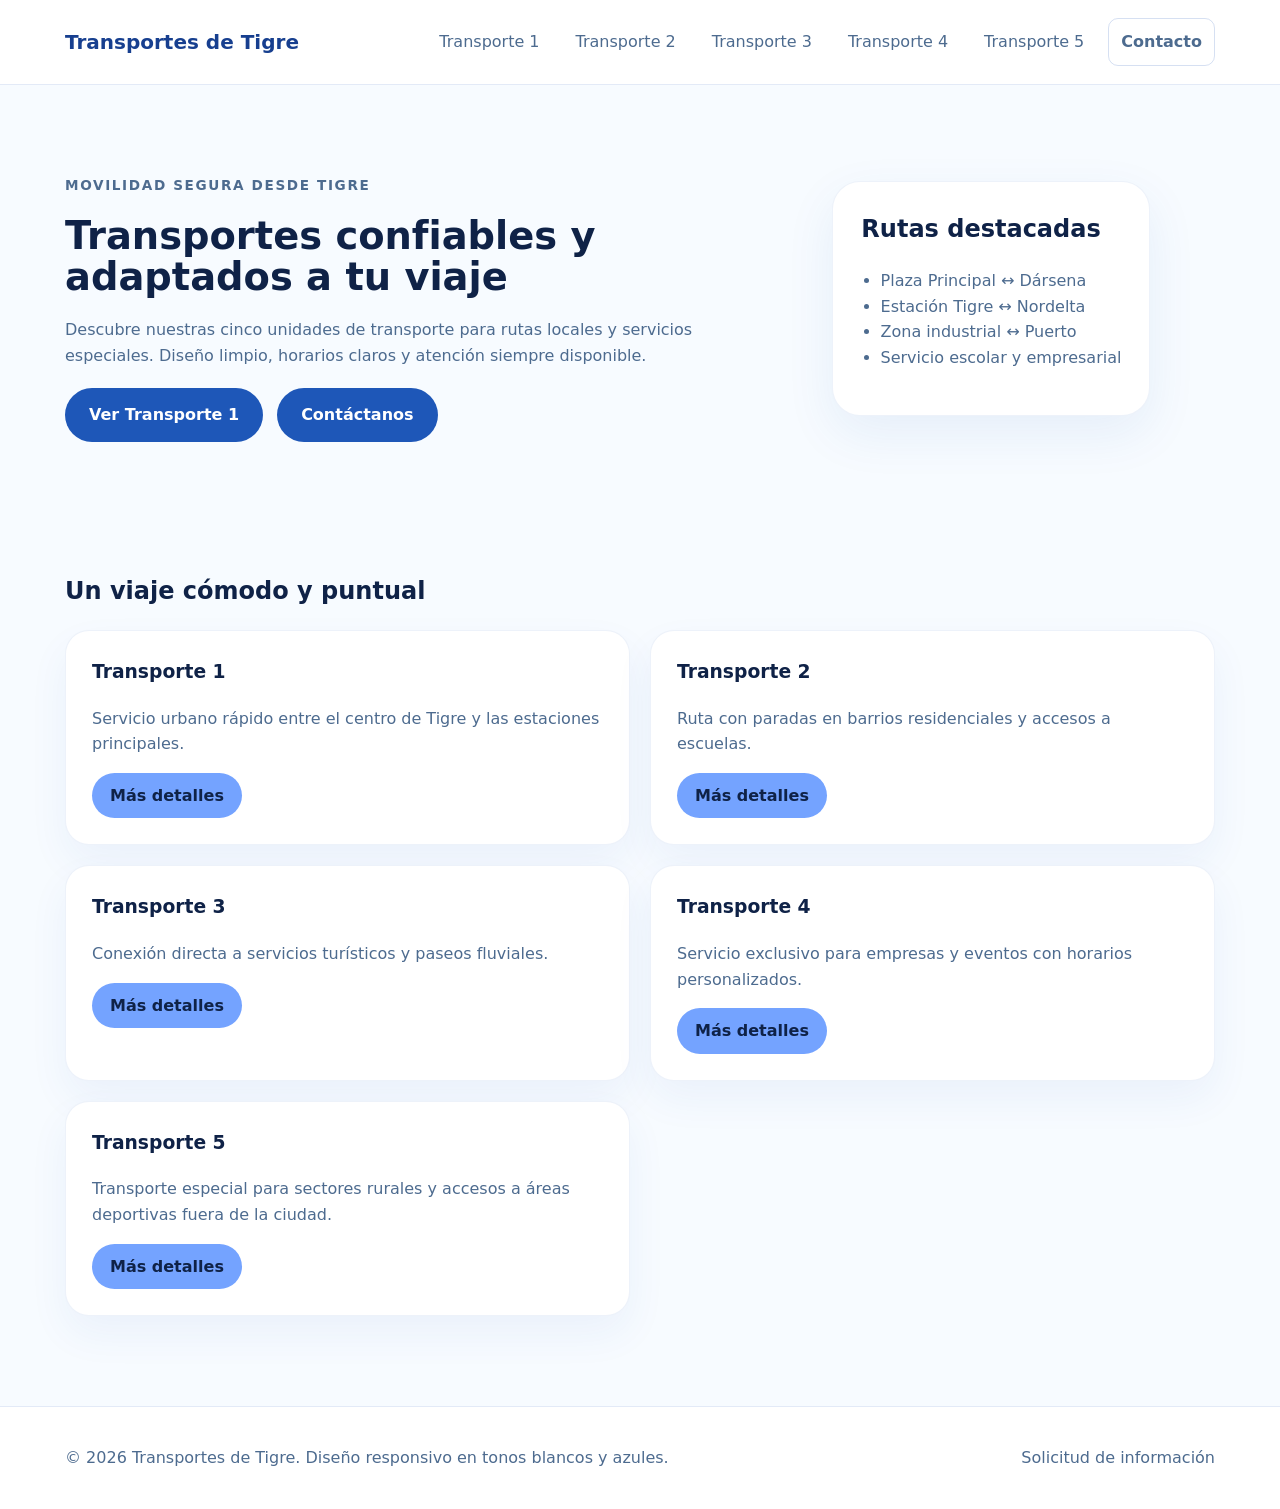
<file: Trabajo grupal/index.html>
<!DOCTYPE html>
<html lang="es">
<head>
  <meta charset="UTF-8">
  <meta name="viewport" content="width=device-width, initial-scale=1.0">
  <title>Transportes de Tigre</title>
  <link rel="stylesheet" href="Estilo/styles.css">
</head>
<body>
  <header class="site-header">
    <div class="container header-inner">
      <a class="brand" href="index.html">Transportes de Tigre</a>
      <nav class="site-nav">
        <a href="transporte1.html">Transporte 1</a>
        <a href="transporte2.html">Transporte 2</a>
        <a href="transporte3.html">Transporte 3</a>
        <a href="transporte4.html">Transporte 4</a>
        <a href="transporte5.html">Transporte 5</a>
        <a href="contacto.html" class="button button-outline">Contacto</a>
      </nav>
    </div>
  </header>

  <main>
    <section class="hero section-hero">
      <div class="container hero-content">
        <div>
          <p class="eyebrow">Movilidad segura desde Tigre</p>
          <h1>Transportes confiables y adaptados a tu viaje</h1>
          <p>Descubre nuestras cinco unidades de transporte para rutas locales y servicios especiales. Diseño limpio, horarios claros y atención siempre disponible.</p>
          <div class="hero-actions">
            <a href="transporte1.html" class="button">Ver Transporte 1</a>
            <a href="contacto.html" class="button button-secondary">Contáctanos</a>
          </div>
        </div>
        <div class="hero-card">
          <div class="hero-card-inner">
            <h2>Rutas destacadas</h2>
            <ul>
              <li>Plaza Principal ↔ Dársena</li>
              <li>Estación Tigre ↔ Nordelta</li>
              <li>Zona industrial ↔ Puerto</li>
              <li>Servicio escolar y empresarial</li>
            </ul>
          </div>
        </div>
      </div>
    </section>

    <section class="section-features">
      <div class="container">
        <h2>Un viaje cómodo y puntual</h2>
        <div class="grid cards-grid">
          <article class="card">
            <h3>Transporte 1</h3>
            <p>Servicio urbano rápido entre el centro de Tigre y las estaciones principales.</p>
            <a href="transporte1.html" class="button button-small">Más detalles</a>
          </article>
          <article class="card">
            <h3>Transporte 2</h3>
            <p>Ruta con paradas en barrios residenciales y accesos a escuelas.</p>
            <a href="transporte2.html" class="button button-small">Más detalles</a>
          </article>
          <article class="card">
            <h3>Transporte 3</h3>
            <p>Conexión directa a servicios turísticos y paseos fluviales.</p>
            <a href="transporte3.html" class="button button-small">Más detalles</a>
          </article>
          <article class="card">
            <h3>Transporte 4</h3>
            <p>Servicio exclusivo para empresas y eventos con horarios personalizados.</p>
            <a href="transporte4.html" class="button button-small">Más detalles</a>
          </article>
          <article class="card">
            <h3>Transporte 5</h3>
            <p>Transporte especial para sectores rurales y accesos a áreas deportivas fuera de la ciudad.</p>
            <a href="transporte5.html" class="button button-small">Más detalles</a>
          </article>
        </div>
      </div>
    </section>
  </main>

  <footer class="site-footer">
    <div class="container footer-inner">
      <p>© 2026 Transportes de Tigre. Diseño responsivo en tonos blancos y azules.</p>
      <a href="contacto.html">Solicitud de información</a>
    </div>
  </footer>
</body>
</html>
</file>
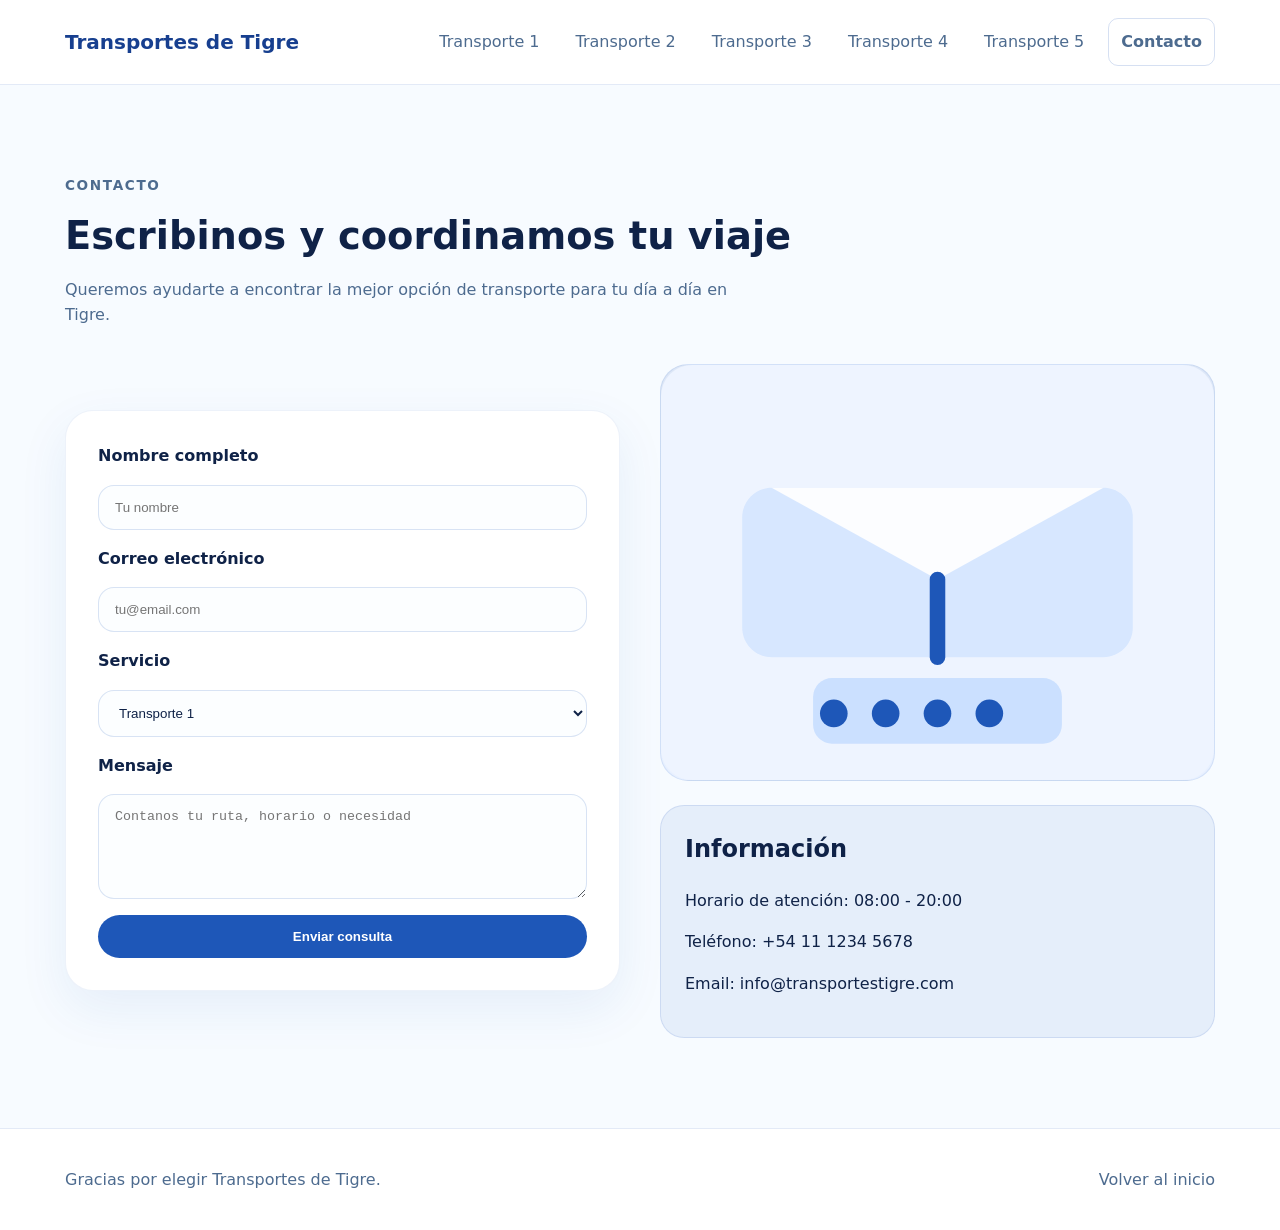
<file: Trabajo grupal/contacto.html>
<!DOCTYPE html>
<html lang="es">
<head>
  <meta charset="UTF-8">
  <meta name="viewport" content="width=device-width, initial-scale=1.0">
  <title>Contacto | Transportes de Tigre</title>
  <link rel="stylesheet" href="Estilo/styles.css">
</head>
<body>
  <header class="site-header">
    <div class="container header-inner">
      <a class="brand" href="index.html">Transportes de Tigre</a>
      <nav class="site-nav">
        <a href="transporte1.html">Transporte 1</a>
        <a href="transporte2.html">Transporte 2</a>
        <a href="transporte3.html">Transporte 3</a>
        <a href="transporte4.html">Transporte 4</a>
        <a href="transporte5.html">Transporte 5</a>
        <a href="contacto.html" class="button button-outline">Contacto</a>
      </nav>
    </div>
  </header>

  <main>
    <section class="page-section">
      <div class="container page-header">
        <p class="eyebrow">Contacto</p>
        <h1>Escribinos y coordinamos tu viaje</h1>
        <p>Queremos ayudarte a encontrar la mejor opción de transporte para tu día a día en Tigre.</p>
      </div>

      <div class="container split-layout">
        <div>
          <form class="contact-form" action="#" method="post">
            <label for="nombre">Nombre completo</label>
            <input type="text" id="nombre" name="nombre" placeholder="Tu nombre" required>

            <label for="email">Correo electrónico</label>
            <input type="email" id="email" name="email" placeholder="tu@email.com" required>

            <label for="servicio">Servicio</label>
            <select id="servicio" name="servicio">
              <option>Transporte 1</option>
              <option>Transporte 2</option>
              <option>Transporte 3</option>
              <option>Transporte 4</option>
              <option>Consulta general</option>
            </select>

            <label for="mensaje">Mensaje</label>
            <textarea id="mensaje" name="mensaje" rows="5" placeholder="Contanos tu ruta, horario o necesidad"></textarea>

            <button type="submit" class="button">Enviar consulta</button>
          </form>
        </div>
        <div>
          <img src="Img/contacto.svg" alt="Contacto Transportes Tigre" class="responsive-image">
          <div class="info-box">
            <h2>Información</h2>
            <p>Horario de atención: 08:00 - 20:00</p>
            <p>Teléfono: +54 11 1234 5678</p>
            <p>Email: info@transportestigre.com</p>
          </div>
        </div>
      </div>
    </section>
  </main>

  <footer class="site-footer">
    <div class="container footer-inner">
      <p>Gracias por elegir Transportes de Tigre.</p>
      <a href="index.html">Volver al inicio</a>
    </div>
  </footer>
</body>
</html>
</file>
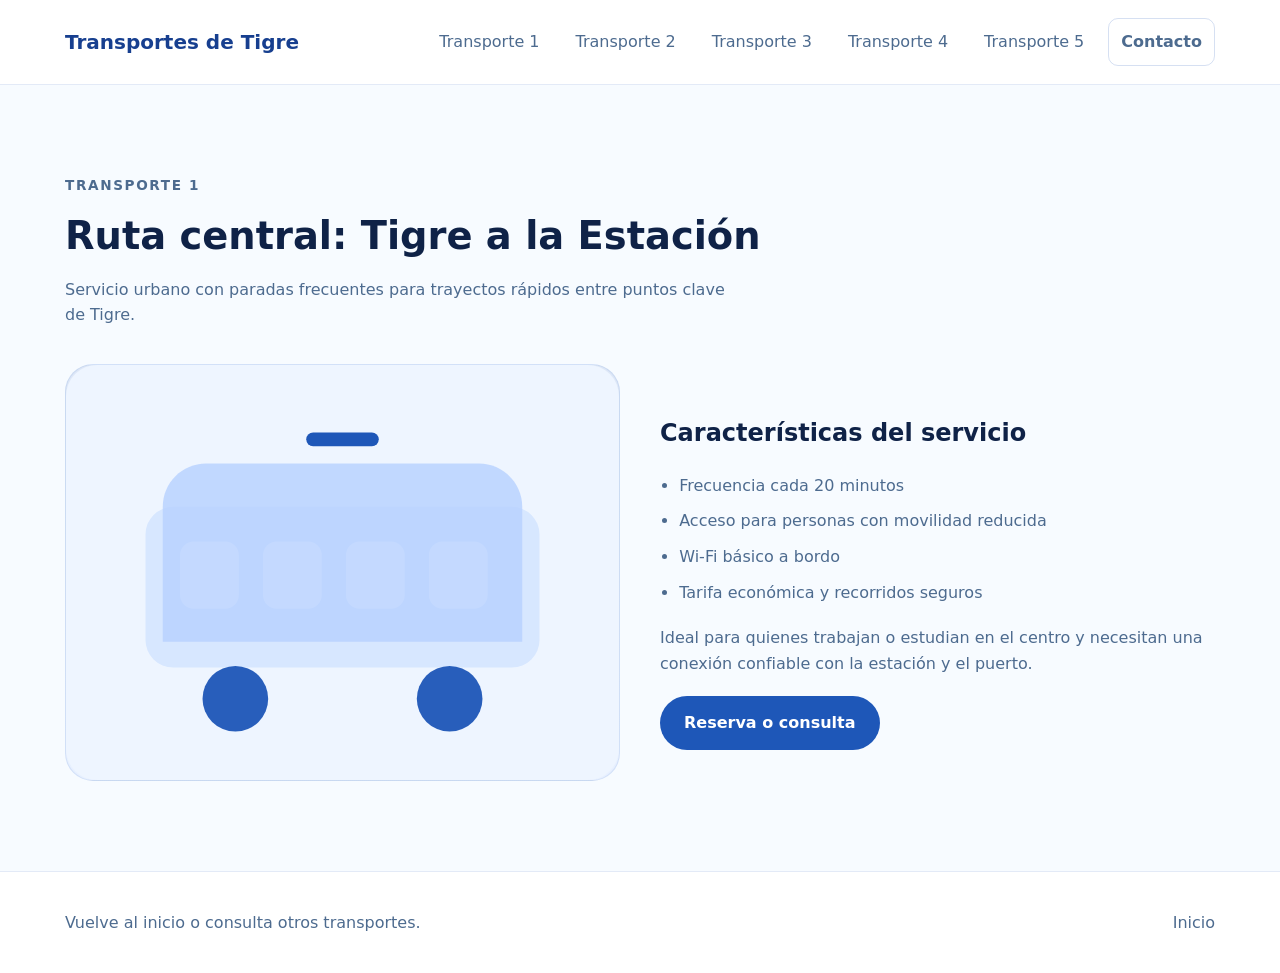
<file: Trabajo grupal/transporte1.html>
<!DOCTYPE html>
<html lang="es">
<head>
  <meta charset="UTF-8">
  <meta name="viewport" content="width=device-width, initial-scale=1.0">
  <title>Transporte 1 | Transportes de Tigre</title>
  <link rel="stylesheet" href="Estilo/styles.css">
</head>
<body>
  <header class="site-header">
    <div class="container header-inner">
      <a class="brand" href="index.html">Transportes de Tigre</a>
      <nav class="site-nav">
        <a href="transporte1.html">Transporte 1</a>
        <a href="transporte2.html">Transporte 2</a>
        <a href="transporte3.html">Transporte 3</a>
        <a href="transporte4.html">Transporte 4</a>
        <a href="transporte5.html">Transporte 5</a>
        <a href="contacto.html" class="button button-outline">Contacto</a>
      </nav>
    </div>
  </header>

  <main>
    <section class="page-section">
      <div class="container page-header">
        <p class="eyebrow">Transporte 1</p>
        <h1>Ruta central: Tigre a la Estación</h1>
        <p>Servicio urbano con paradas frecuentes para trayectos rápidos entre puntos clave de Tigre.</p>
      </div>

      <div class="container split-layout">
        <div>
          <img src="Img/transporte1.svg" alt="Transporte 1 en Tigre" class="responsive-image">
        </div>
        <div>
          <h2>Características del servicio</h2>
          <ul class="feature-list">
            <li>Frecuencia cada 20 minutos</li>
            <li>Acceso para personas con movilidad reducida</li>
            <li>Wi-Fi básico a bordo</li>
            <li>Tarifa económica y recorridos seguros</li>
          </ul>
          <p class="section-text">Ideal para quienes trabajan o estudian en el centro y necesitan una conexión confiable con la estación y el puerto.</p>
          <a href="contacto.html" class="button">Reserva o consulta</a>
        </div>
      </div>
    </section>
  </main>

  <footer class="site-footer">
    <div class="container footer-inner">
      <p>Vuelve al inicio o consulta otros transportes.</p>
      <a href="index.html">Inicio</a>
    </div>
  </footer>
</body>
</html>
</file>
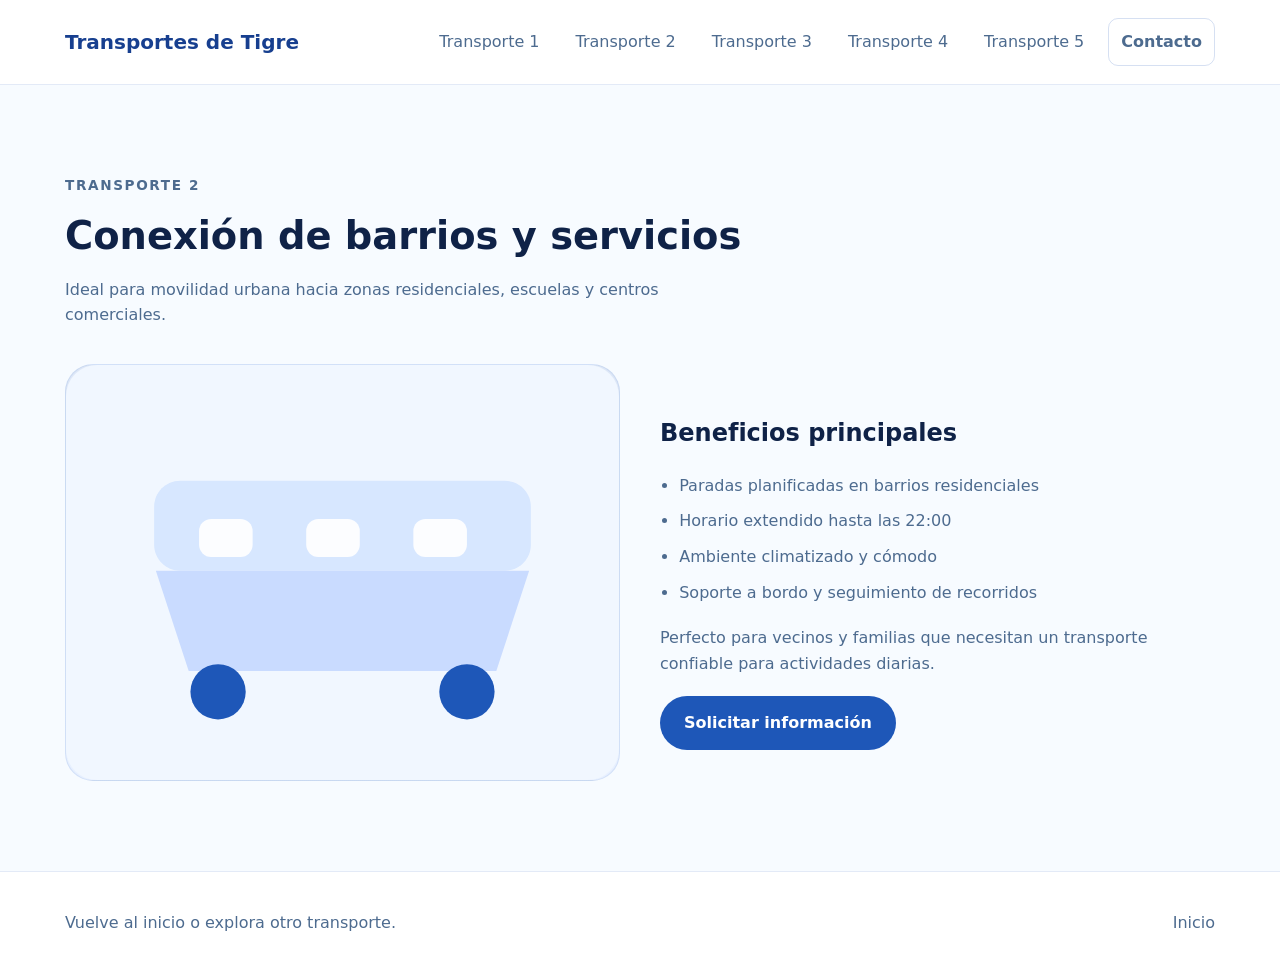
<file: Trabajo grupal/transporte2.html>
<!DOCTYPE html>
<html lang="es">
<head>
  <meta charset="UTF-8">
  <meta name="viewport" content="width=device-width, initial-scale=1.0">
  <title>Transporte 2 | Transportes de Tigre</title>
  <link rel="stylesheet" href="Estilo/styles.css">
</head>
<body>
  <header class="site-header">
    <div class="container header-inner">
      <a class="brand" href="index.html">Transportes de Tigre</a>
      <nav class="site-nav">
        <a href="transporte1.html">Transporte 1</a>
        <a href="transporte2.html">Transporte 2</a>
        <a href="transporte3.html">Transporte 3</a>
        <a href="transporte4.html">Transporte 4</a>
        <a href="transporte5.html">Transporte 5</a>
        <a href="contacto.html" class="button button-outline">Contacto</a>
      </nav>
    </div>
  </header>

  <main>
    <section class="page-section">
      <div class="container page-header">
        <p class="eyebrow">Transporte 2</p>
        <h1>Conexión de barrios y servicios</h1>
        <p>Ideal para movilidad urbana hacia zonas residenciales, escuelas y centros comerciales.</p>
      </div>

      <div class="container split-layout reverse-layout">
        <div>
          <h2>Beneficios principales</h2>
          <ul class="feature-list">
            <li>Paradas planificadas en barrios residenciales</li>
            <li>Horario extendido hasta las 22:00</li>
            <li>Ambiente climatizado y cómodo</li>
            <li>Soporte a bordo y seguimiento de recorridos</li>
          </ul>
          <p class="section-text">Perfecto para vecinos y familias que necesitan un transporte confiable para actividades diarias.</p>
          <a href="contacto.html" class="button">Solicitar información</a>
        </div>
        <div>
          <img src="Img/transporte2.svg" alt="Transporte 2 conectado barrios" class="responsive-image">
        </div>
      </div>
    </section>
  </main>

  <footer class="site-footer">
    <div class="container footer-inner">
      <p>Vuelve al inicio o explora otro transporte.</p>
      <a href="index.html">Inicio</a>
    </div>
  </footer>
</body>
</html>
</file>
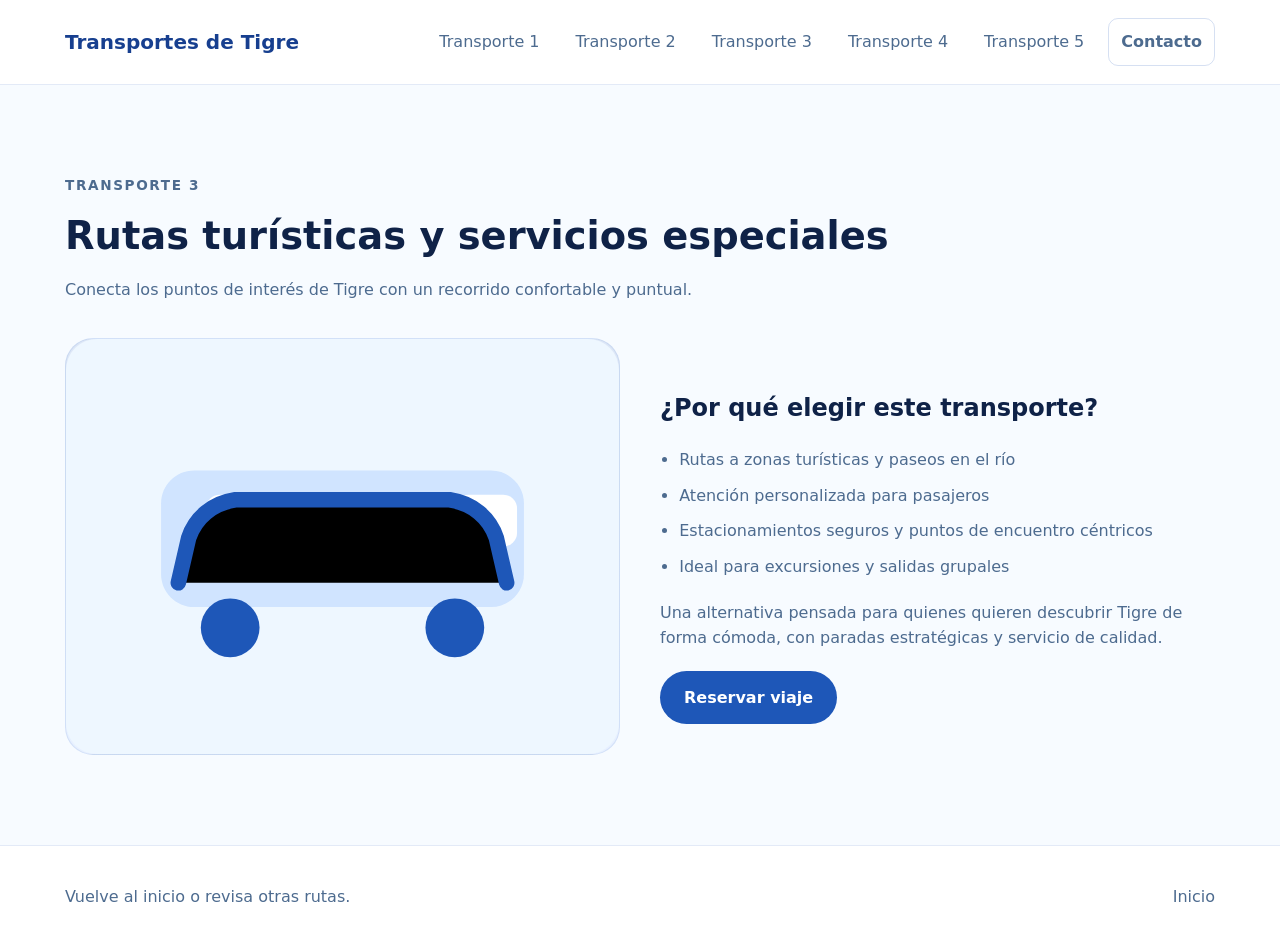
<file: Trabajo grupal/transporte3.html>
<!DOCTYPE html>
<html lang="es">
<head>
  <meta charset="UTF-8">
  <meta name="viewport" content="width=device-width, initial-scale=1.0">
  <title>Transporte 3 | Transportes de Tigre</title>
  <link rel="stylesheet" href="Estilo/styles.css">
</head>
<body>
  <header class="site-header">
    <div class="container header-inner">
      <a class="brand" href="index.html">Transportes de Tigre</a>
      <nav class="site-nav">
        <a href="transporte1.html">Transporte 1</a>
        <a href="transporte2.html">Transporte 2</a>
        <a href="transporte3.html">Transporte 3</a>
        <a href="transporte4.html">Transporte 4</a>
        <a href="transporte5.html">Transporte 5</a>
        <a href="contacto.html" class="button button-outline">Contacto</a>
      </nav>
    </div>
  </header>

  <main>
    <section class="page-section">
      <div class="container page-header">
        <p class="eyebrow">Transporte 3</p>
        <h1>Rutas turísticas y servicios especiales</h1>
        <p>Conecta los puntos de interés de Tigre con un recorrido confortable y puntual.</p>
      </div>

      <div class="container split-layout">
        <div>
          <img src="Img/transporte3.svg" alt="Transporte 3 turístico" class="responsive-image">
        </div>
        <div>
          <h2>¿Por qué elegir este transporte?</h2>
          <ul class="feature-list">
            <li>Rutas a zonas turísticas y paseos en el río</li>
            <li>Atención personalizada para pasajeros</li>
            <li>Estacionamientos seguros y puntos de encuentro céntricos</li>
            <li>Ideal para excursiones y salidas grupales</li>
          </ul>
          <p class="section-text">Una alternativa pensada para quienes quieren descubrir Tigre de forma cómoda, con paradas estratégicas y servicio de calidad.</p>
          <a href="contacto.html" class="button">Reservar viaje</a>
        </div>
      </div>
    </section>
  </main>

  <footer class="site-footer">
    <div class="container footer-inner">
      <p>Vuelve al inicio o revisa otras rutas.</p>
      <a href="index.html">Inicio</a>
    </div>
  </footer>
</body>
</html>
</file>
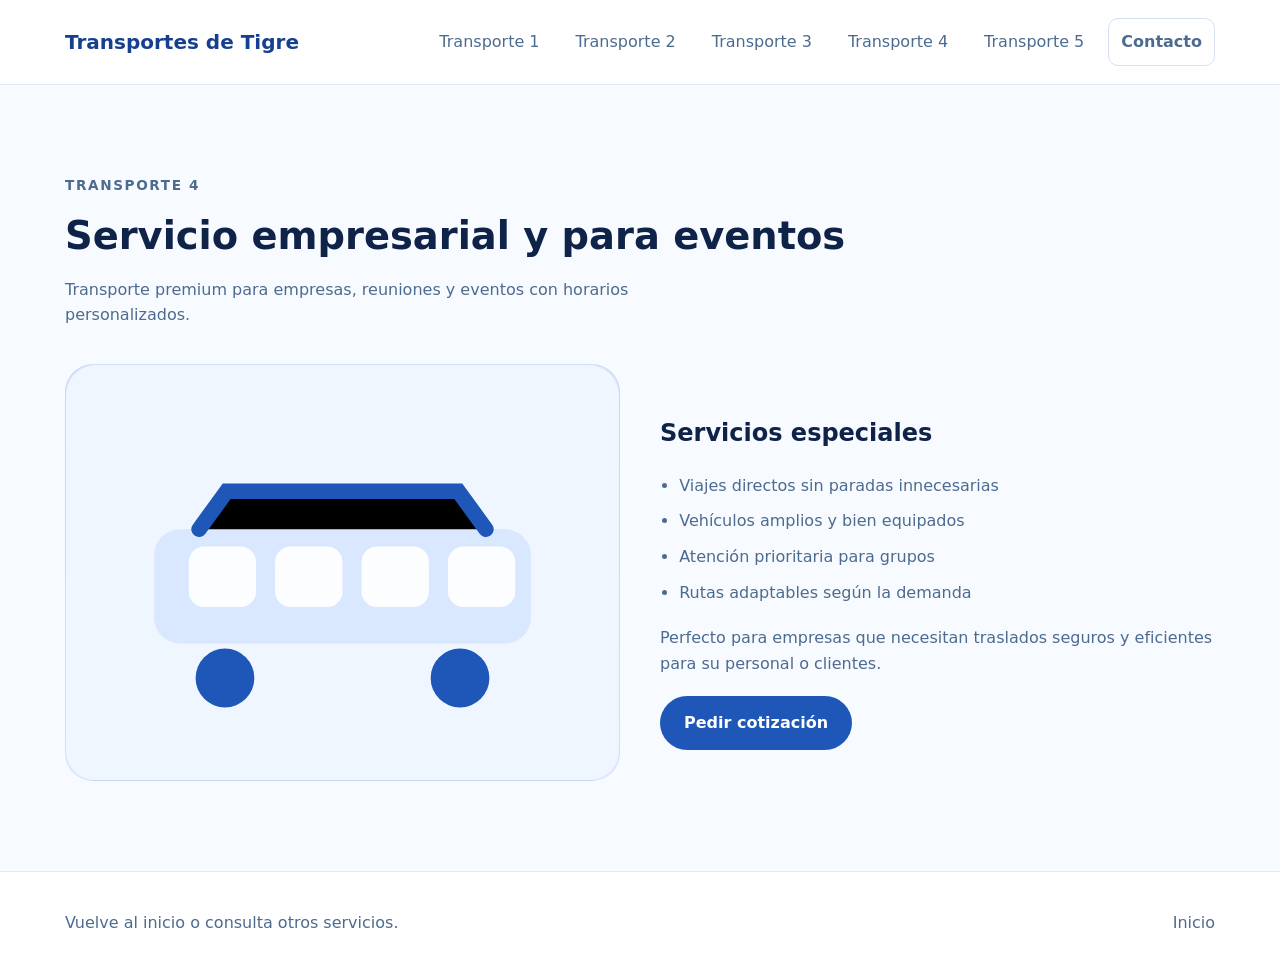
<file: Trabajo grupal/transporte4.html>
<!DOCTYPE html>
<html lang="es">
<head>
  <meta charset="UTF-8">
  <meta name="viewport" content="width=device-width, initial-scale=1.0">
  <title>Transporte 4 | Transportes de Tigre</title>
  <link rel="stylesheet" href="Estilo/styles.css">
</head>
<body>
  <header class="site-header">
    <div class="container header-inner">
      <a class="brand" href="index.html">Transportes de Tigre</a>
      <nav class="site-nav">
        <a href="transporte1.html">Transporte 1</a>
        <a href="transporte2.html">Transporte 2</a>
        <a href="transporte3.html">Transporte 3</a>
        <a href="transporte4.html">Transporte 4</a>
        <a href="transporte5.html">Transporte 5</a>
        <a href="contacto.html" class="button button-outline">Contacto</a>
      </nav>
    </div>
  </header>

  <main>
    <section class="page-section">
      <div class="container page-header">
        <p class="eyebrow">Transporte 4</p>
        <h1>Servicio empresarial y para eventos</h1>
        <p>Transporte premium para empresas, reuniones y eventos con horarios personalizados.</p>
      </div>

      <div class="container split-layout reverse-layout">
        <div>
          <h2>Servicios especiales</h2>
          <ul class="feature-list">
            <li>Viajes directos sin paradas innecesarias</li>
            <li>Vehículos amplios y bien equipados</li>
            <li>Atención prioritaria para grupos</li>
            <li>Rutas adaptables según la demanda</li>
          </ul>
          <p class="section-text">Perfecto para empresas que necesitan traslados seguros y eficientes para su personal o clientes.</p>
          <a href="contacto.html" class="button">Pedir cotización</a>
        </div>
        <div>
          <img src="Img/transporte4.svg" alt="Transporte 4 corporativo" class="responsive-image">
        </div>
      </div>
    </section>
  </main>

  <footer class="site-footer">
    <div class="container footer-inner">
      <p>Vuelve al inicio o consulta otros servicios.</p>
      <a href="index.html">Inicio</a>
    </div>
  </footer>
</body>
</html>
</file>
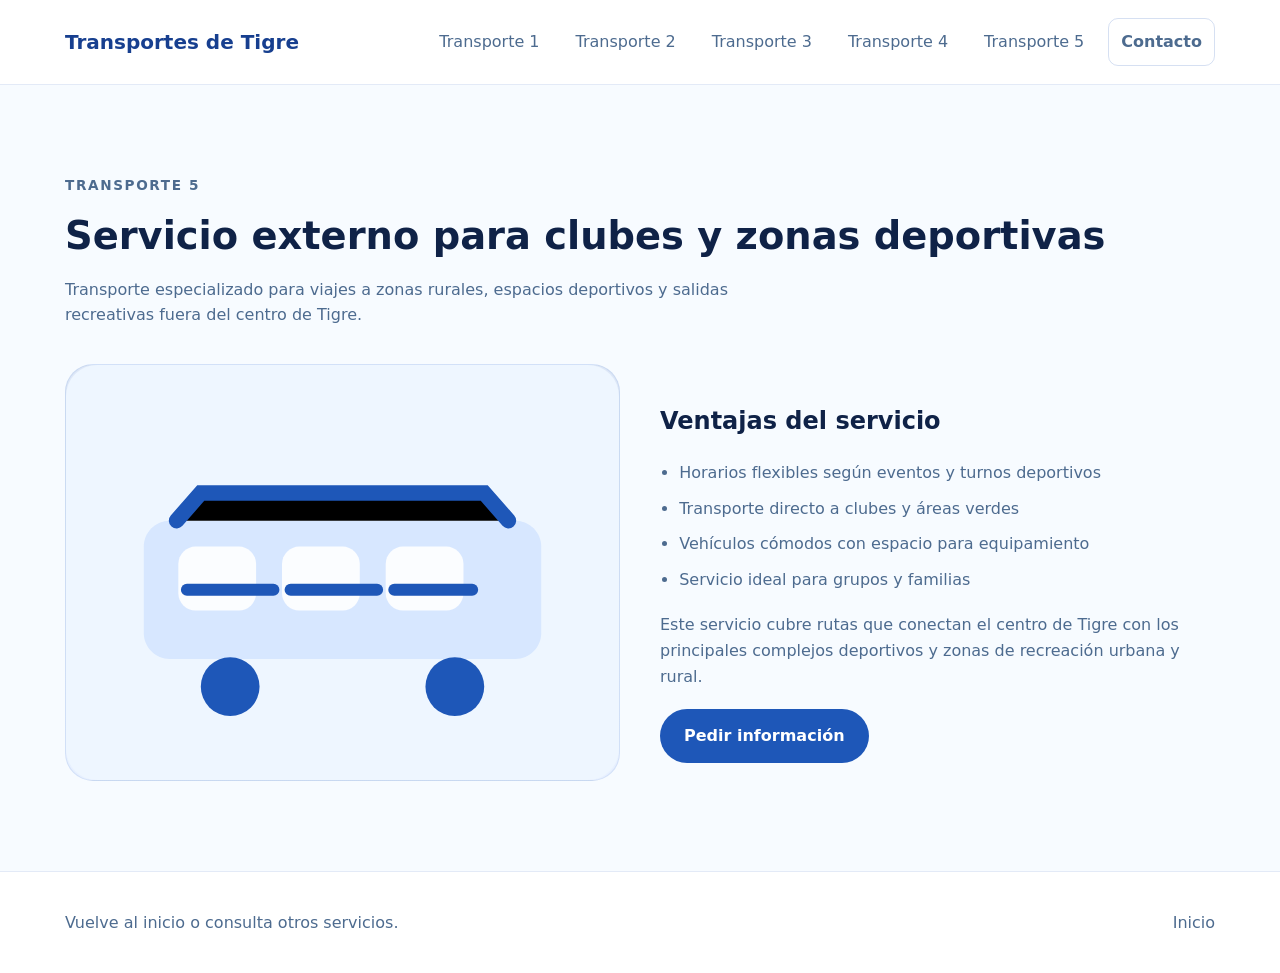
<file: Trabajo grupal/transporte5.html>
<!DOCTYPE html>
<html lang="es">
<head>
  <meta charset="UTF-8">
  <meta name="viewport" content="width=device-width, initial-scale=1.0">
  <title>Transporte 5 | Transportes de Tigre</title>
  <link rel="stylesheet" href="Estilo/styles.css">
</head>
<body>
  <header class="site-header">
    <div class="container header-inner">
      <a class="brand" href="index.html">Transportes de Tigre</a>
      <nav class="site-nav">
        <a href="transporte1.html">Transporte 1</a>
        <a href="transporte2.html">Transporte 2</a>
        <a href="transporte3.html">Transporte 3</a>
        <a href="transporte4.html">Transporte 4</a>
        <a href="transporte5.html">Transporte 5</a>
        <a href="contacto.html" class="button button-outline">Contacto</a>
      </nav>
    </div>
  </header>

  <main>
    <section class="page-section">
      <div class="container page-header">
        <p class="eyebrow">Transporte 5</p>
        <h1>Servicio externo para clubes y zonas deportivas</h1>
        <p>Transporte especializado para viajes a zonas rurales, espacios deportivos y salidas recreativas fuera del centro de Tigre.</p>
      </div>

      <div class="container split-layout">
        <div>
          <img src="Img/transporte5.svg" alt="Transporte 5 para zonas deportivas" class="responsive-image">
        </div>
        <div>
          <h2>Ventajas del servicio</h2>
          <ul class="feature-list">
            <li>Horarios flexibles según eventos y turnos deportivos</li>
            <li>Transporte directo a clubes y áreas verdes</li>
            <li>Vehículos cómodos con espacio para equipamiento</li>
            <li>Servicio ideal para grupos y familias</li>
          </ul>
          <p class="section-text">Este servicio cubre rutas que conectan el centro de Tigre con los principales complejos deportivos y zonas de recreación urbana y rural.</p>
          <a href="contacto.html" class="button">Pedir información</a>
        </div>
      </div>
    </section>
  </main>

  <footer class="site-footer">
    <div class="container footer-inner">
      <p>Vuelve al inicio o consulta otros servicios.</p>
      <a href="index.html">Inicio</a>
    </div>
  </footer>
</body>
</html>
</file>
<file: Trabajo grupal/Estilo/styles.css>
:root {
  --bg: #f7fbff;
  --surface: #ffffff;
  --surface-strong: #e6f0ff;
  --text: #0f2247;
  --text-muted: #4d6b8f;
  --primary: #1e57b8;
  --primary-dark: #173f8f;
  --accent: #74a3ff;
  --border: #d6e4ff;
  --shadow: 0 18px 50px rgba(30, 87, 184, 0.08);
}

* {
  box-sizing: border-box;
}

html {
  scroll-behavior: smooth;
}

body {
  margin: 0;
  font-family: Inter, system-ui, -apple-system, BlinkMacSystemFont, "Segoe UI", sans-serif;
  color: var(--text);
  background: var(--bg);
  line-height: 1.6;
}

img {
  max-width: 100%;
  display: block;
}

a {
  color: inherit;
  text-decoration: none;
}

.container {
  width: min(1150px, calc(100% - 32px));
  margin: 0 auto;
}

.site-header {
  background: rgba(255, 255, 255, 0.94);
  position: sticky;
  top: 0;
  z-index: 20;
  border-bottom: 1px solid rgba(30, 87, 184, 0.12);
  backdrop-filter: blur(12px);
}

.header-inner {
  display: flex;
  align-items: center;
  justify-content: space-between;
  gap: 20px;
  padding: 18px 0;
}

.brand {
  font-size: 1.25rem;
  font-weight: 700;
  color: var(--primary-dark);
}

.site-nav {
  display: flex;
  flex-wrap: wrap;
  gap: 12px;
  align-items: center;
}

.site-nav a {
  color: var(--text-muted);
  padding: 10px 12px;
  border-radius: 10px;
  transition: background 0.3s ease, color 0.3s ease;
}

.site-nav a:hover,
.site-nav a:focus-visible {
  background: var(--surface-strong);
  color: var(--primary-dark);
}

.button,
.button-small {
  display: inline-flex;
  align-items: center;
  justify-content: center;
  border: none;
  border-radius: 999px;
  font-weight: 600;
  cursor: pointer;
  transition: transform 0.2s ease, background 0.2s ease;
}

.button {
  padding: 14px 24px;
  background: var(--primary);
  color: #fff;
}

.button:hover,
.button:focus-visible {
  transform: translateY(-1px);
  background: var(--primary-dark);
}

.button-small {
  padding: 10px 18px;
  background: var(--accent);
  color: var(--text);
}

.button-outline {
  padding: 10px 18px;
  background: transparent;
  border: 1px solid rgba(30, 87, 184, 0.18);
}

.section-hero {
  padding: 70px 0 50px;
}

.hero-content {
  display: grid;
  grid-template-columns: minmax(0, 1.2fr) minmax(300px, 0.8fr);
  gap: 32px;
  align-items: center;
}

.eyebrow {
  margin: 0 0 16px;
  color: var(--primary);
  font-weight: 700;
  text-transform: uppercase;
  letter-spacing: 0.12em;
  font-size: 0.85rem;
}

.hero-content h1,
.page-header h1 {
  margin: 0;
  font-size: clamp(2.2rem, 3vw, 3.5rem);
  line-height: 1.05;
}

.hero-content p,
.page-header p,
.section-text {
  max-width: 680px;
  color: var(--text-muted);
  margin: 20px 0;
}

.hero-actions {
  display: flex;
  flex-wrap: wrap;
  gap: 14px;
  margin-top: 18px;
}

.hero-card {
  display: flex;
  justify-content: center;
}

.hero-card-inner {
  background: var(--surface);
  border-radius: 28px;
  padding: 28px;
  box-shadow: var(--shadow);
  border: 1px solid rgba(30, 87, 184, 0.08);
}

.hero-card-inner h2 {
  margin-top: 0;
}

.hero-card-inner ul {
  padding-left: 1.2rem;
  color: var(--text-muted);
}

.section-features {
  padding: 60px 0 90px;
}

.grid.cards-grid {
  display: grid;
  grid-template-columns: repeat(2, minmax(0, 1fr));
  gap: 20px;
}

.card {
  background: var(--surface);
  border-radius: 24px;
  padding: 26px;
  border: 1px solid rgba(30, 87, 184, 0.08);
  box-shadow: 0 18px 40px rgba(30, 87, 184, 0.06);
}

.card h3 {
  margin-top: 0;
}

.card p {
  color: var(--text-muted);
}

.page-section {
  padding: 70px 0 90px;
}

.page-header {
  margin-bottom: 36px;
}

.split-layout {
  display: grid;
  grid-template-columns: repeat(2, minmax(0, 1fr));
  gap: 40px;
  align-items: center;
}

.reverse-layout {
  direction: rtl;
}

.reverse-layout > * {
  direction: ltr;
}

.responsive-image {
  width: 100%;
  border-radius: 28px;
  background: linear-gradient(180deg, rgba(30,87,184,0.12), rgba(116,163,255,0.12));
  border: 1px solid rgba(30, 87, 184, 0.1);
}

.feature-list {
  list-style: disc;
  padding-left: 1.2rem;
  color: var(--text-muted);
}

.feature-list li {
  margin-bottom: 10px;
}

.contact-form {
  display: grid;
  gap: 16px;
  background: var(--surface);
  padding: 32px;
  border-radius: 28px;
  border: 1px solid rgba(30, 87, 184, 0.08);
  box-shadow: var(--shadow);
}

.contact-form label {
  font-weight: 600;
}

.contact-form input,
.contact-form textarea,
.contact-form select {
  width: 100%;
  border-radius: 16px;
  border: 1px solid rgba(30, 87, 184, 0.16);
  padding: 14px 16px;
  background: #fcfeff;
  color: var(--text);
}

.contact-form textarea {
  resize: vertical;
}

.info-box {
  margin-top: 24px;
  padding: 24px;
  border-radius: 24px;
  background: rgba(30, 87, 184, 0.08);
  border: 1px solid rgba(30, 87, 184, 0.12);
}

.info-box h2 {
  margin-top: 0;
}

.site-footer {
  background: #ffffff;
  border-top: 1px solid rgba(30, 87, 184, 0.12);
  padding: 22px 0;
}

.footer-inner {
  display: flex;
  justify-content: space-between;
  gap: 16px;
  align-items: center;
  color: var(--text-muted);
}

@media (max-width: 860px) {
  .hero-content,
  .split-layout,
  .grid.cards-grid,
  .footer-inner {
    grid-template-columns: 1fr;
  }

  .hero-card,
  .page-header,
  .info-box {
    margin-top: 24px;
  }
}

@media (max-width: 640px) {
  .site-header {
    padding: 0 0 0;
  }

  .header-inner {
    flex-direction: column;
    align-items: flex-start;
  }

  .site-nav {
    width: 100%;
    justify-content: flex-start;
  }

  .site-nav a {
    padding: 10px 14px;
  }

  .hero-content {
    gap: 20px;
  }

  .button,
  .button-small,
  .button-outline {
    width: 100%;
  }
}
</file>
